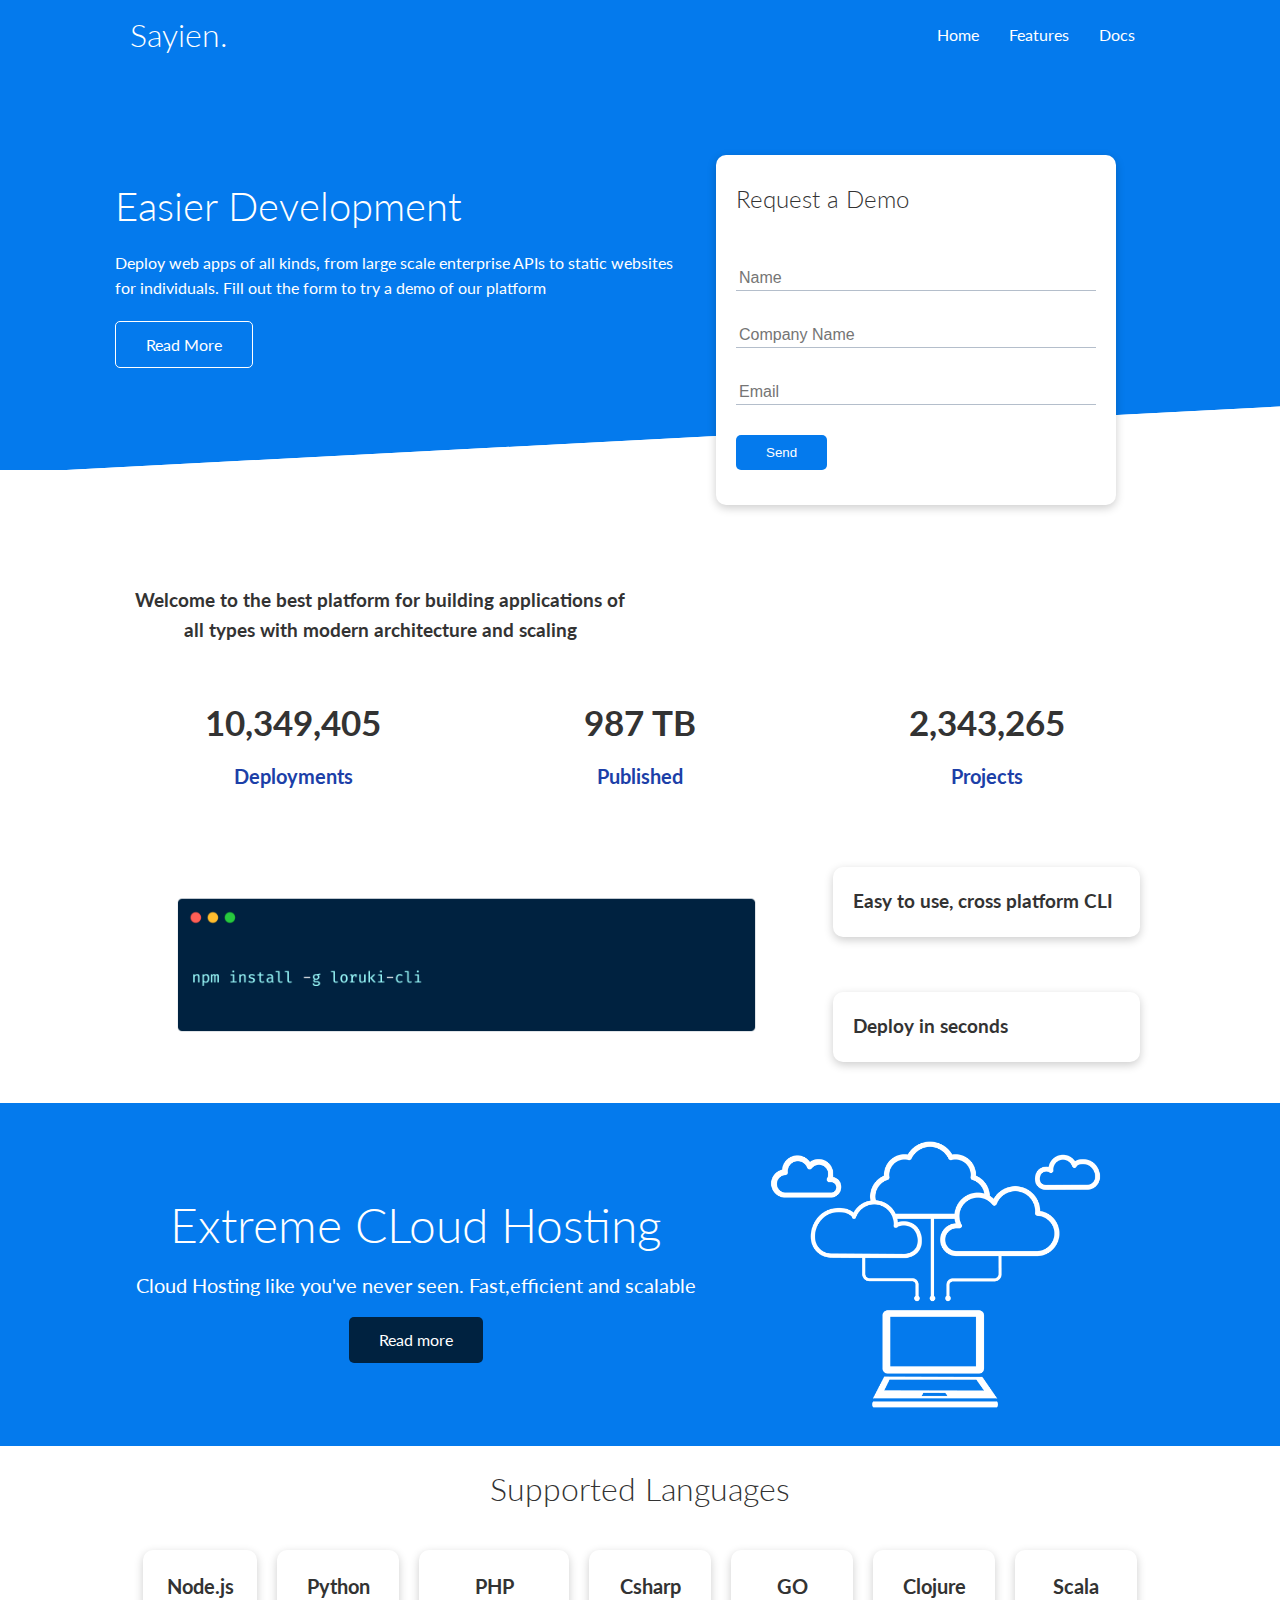
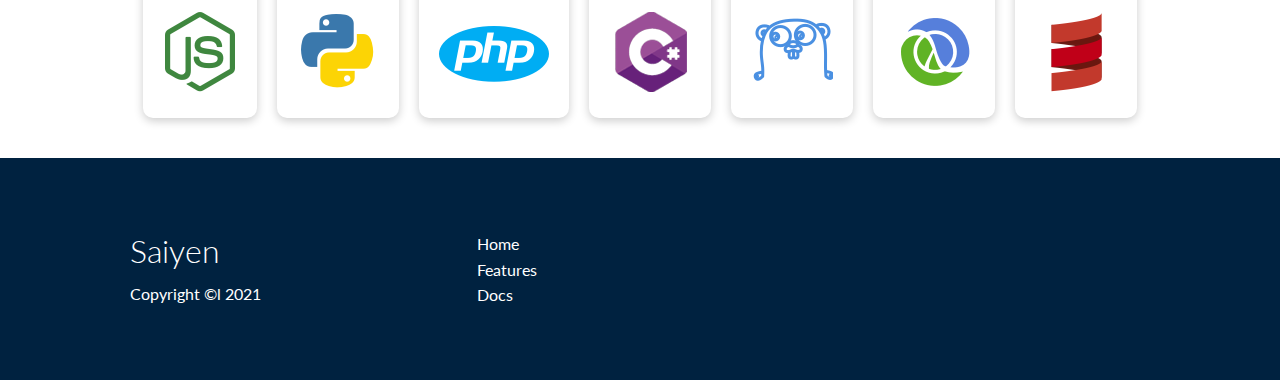
<file: index.html>
﻿<!DOCTYPE html>
<html lang="en">
<head>
    <meta charset="utf-8" />
    <meta name="viewport" content="width=device-width,
          initial-scale = 1.0" />
    <link rel="stylesheet" href="https://cdnjs.cloudflare.com/ajax/libs/font-awesome/5.15.1/css/all.min.css" integrity="sha512-+4zCK9k+qNFUR5X+cKL9EIR+ZOhtIloNl9GIKS57V1MyNsYpYcUrUeQc9vNfzsWfV28IaLL3i96P9sdNyeRssA==" crossorigin="anonymous" />

    <link rel="stylesheet" href="css/style.css" />
    <link rel="stylesheet" href="css/utilities.css" />
    <title>Sayien | Cloud Hosting for Everyone</title>
</head>
<body>
    <!--Navbar-->
    <div  class="navbar">
        <div class="container flex">
            <h1 class="logo">Sayien.</h1>
            <nav>
                <ul>
                    <li><a href="index.html">Home</a></li>
                    <li><a href="features.html">Features</a></li>
                    <li><a href="docs.html">Docs</a></li>

                </ul>
            </nav>
        </div>
    </div>

    <!--Showcase-->
    <section class="showcase">
        <div class="container grid">
            <div class="showcase-text">
                <h1>Easier Development</h1>
                <p>Deploy web apps of all kinds, from large scale enterprise APIs to static websites for individuals. Fill out the form to try a demo of our platform</p>
                <a href="features.html" class="btn btn-outline" >Read More</a>
            </div>

            <div class="showcase-form card">
                <h2>Request a Demo</h2>
                <form name="contact" method="POST" data-netlify="true" netlify-honeypot="bot-field">
                    <input type="hidden" name="form-name" value="contact">
                    <p class="hidden">
                        <label>Don’t fill this out if you’re human: <input name="bot-field" /></label>
                    </p>

                    <div class="form-control">
                        <input type="text" name="name" placeholder="Name" required />
                    </div>
                    <div class="form-control">
                        <input type="text" name="company " placeholder="Company Name" required />
                    </div>
                    <div class="form-control">
                        <input type="text" name="email" placeholder="Email" required />
                    </div>
                    <input type="submit" value="Send" class="btn btn-primary" />
                </form>
            </div>
        </div>
    </section>

    <!--Stats-->
    <section class="stats">
        <div class="container">
            <h3 class="stats-heading text-center my-1">
                Welcome to the best platform for building applications of all types with modern architecture and scaling
            </h3>

            <div class="grid grid-3 text-center my-4">
                <div>
                    <i class="fas fa-server fa-3x"></i>
                    <h3>10,349,405</h3>
                    <p class="text-secondary">Deployments</p>
                </div>
                <div>
                    <i class="fas fa-upload fa-3x"></i>
                    <h3>987 TB</h3>
                    <p class="text-secondary">Published</p>
                </div>
                <div>
                    <i class="fas fa-project-diagram fa-3x"></i>
                    <h3>2,343,265</h3>
                    <p class="text-secondary">Projects</p>
                </div>
            </div>
        </div>
    </section>
    <!--CLI-->
     <section class="cli">
         <div class="container grid">
             <img src="images/cli.png" alt=""/>
             <div class="card">
                 <h3>Easy to use, cross platform CLI</h3>
             </div>
             <div class="card">
                 <h3>Deploy in seconds</h3>
             </div>
         </div>
     </section>

    <!--Cloud-->
    <section class="cloud bg-primary my-2 py-2">
        <div class="container grid">
            <div class="text-center">
                <h2 class="lg">Extreme CLoud Hosting</h2>
                <p class="lead my-1">Cloud Hosting like you've never seen. Fast,efficient and scalable</p>
                <a href="features.html" class="btn btn-dark">Read more</a>
            </div>
            <img src="images/cloud.png" alt=""/>
        </div>
    </section>

    <!--Languages-->
    <section class="languages">
        <h2 class="md text-center my-2">
            Supported Languages
        </h2>
        <div class="container flex">
            <div class="card">
                <h4>Node.js</h4>
                <img src="images/logos/node.png" alt="" />
            </div>
            <div class="card">
                <h4>Python</h4>
                <img src="images/logos/python.png" alt="" />
            </div>
            <div class="card">
                <h4>PHP</h4>
                <img src="images/logos/php.png" alt="" />
            </div>
            <div class="card">
                <h4>Csharp</h4>
                <img src="images/logos/csharp.png" alt="" />
            </div>
            <div class="card">
                <h4>GO</h4>
                <img src="images/logos/go.png" alt="" />
            </div>
            <div class="card">
                <h4>Clojure</h4>
                <img src="images/logos/clojure.png" alt="" />
            </div>
            <div class="card">
                <h4>Scala</h4>
                <img src="images/logos/scala.png" alt="" />
            </div>
        </div>
    </section>

    <!--Footer-->
    <footer class="footer bg-dark py-5">
        <div class="container grid grid-3">
            <div>
                <h1>Saiyen</h1>
                <p>Copyright &copyl 2021</p>
            </div>
            <nav>
                <ul>
                    <li><a href="index.html">Home</a></li>
                    <li><a href="features.html">Features</a></li>
                    <li><a href="docs.html">Docs</a></li>
                </ul>
            </nav>
            <div class="social">
                <a href="https://github.com/pk9881/sayien-website"><i class="fab fa-github fa-2x"></i></a>
                <a href="#"><i class="fab fa-facebook fa-2x"></i></a>
                <a href="#"><i class="fab fa-instagram fa-2x"></i></a>
                <a href="#"><i class="fab fa-twitter fa-2x"></i></a>
            </div>
        </div>
    </footer>
</body>
</html>
</file>
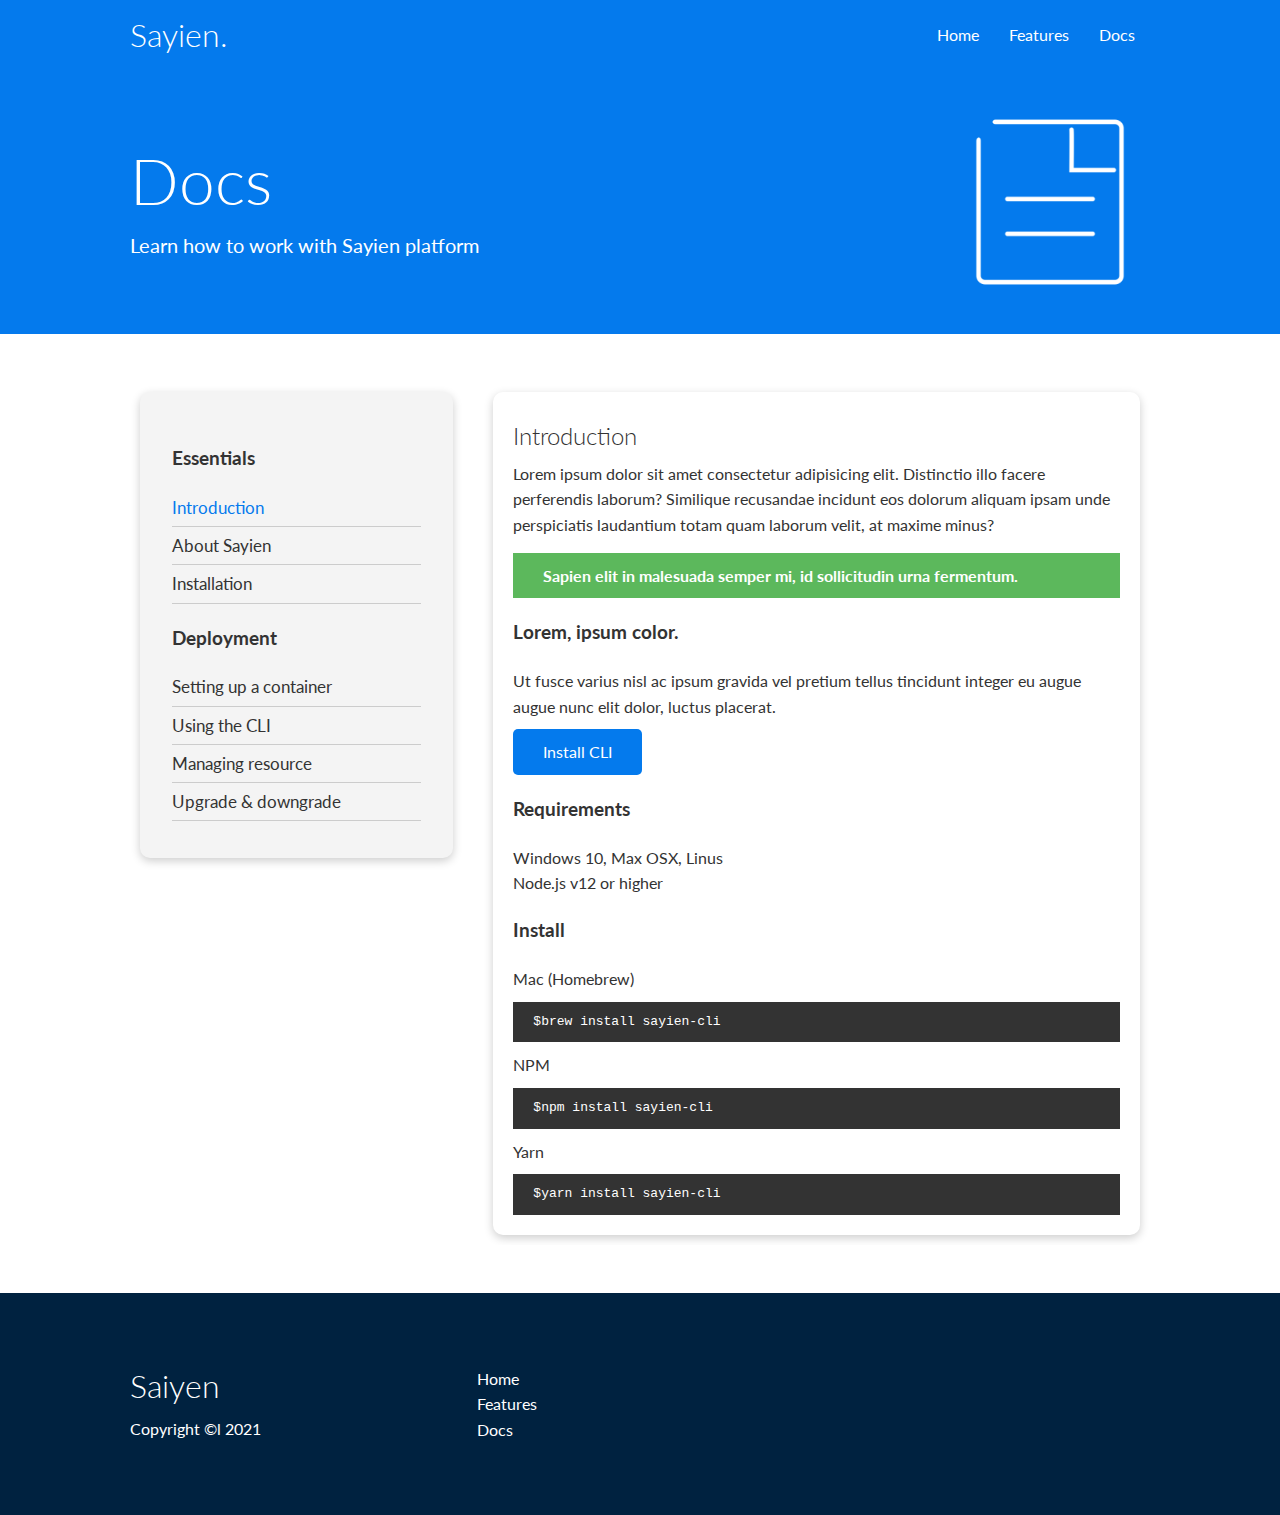
<file: docs.html>
﻿<!DOCTYPE html>
<html lang="en">
<head>
    <meta charset="utf-8" />
    <meta name="viewport" content="width=device-width,
          initial-scale = 1.0" />
    <link rel="stylesheet" href="https://cdnjs.cloudflare.com/ajax/libs/font-awesome/5.15.1/css/all.min.css" integrity="sha512-+4zCK9k+qNFUR5X+cKL9EIR+ZOhtIloNl9GIKS57V1MyNsYpYcUrUeQc9vNfzsWfV28IaLL3i96P9sdNyeRssA==" crossorigin="anonymous" />

    <link rel="stylesheet" href="css/style.css" />
    <link rel="stylesheet" href="css/utilities.css" />
    <title>Sayien | Cloud Hosting for Everyone</title>
</head>
<body>
    <!--Navbar-->
    <div class="navbar">
        <div class="container flex">
            <h1 class="logo">Sayien.</h1>
            <nav>
                <ul>
                    <li><a href="index.html">Home</a></li>
                    <li><a href="features.html">Features</a></li>
                    <li><a href="docs.html">Docs</a></li>

                </ul>
            </nav>
        </div>
    </div>

    <!--Head-->
    <section class="docs-head bg-primary py-3">
        <div class="container grid">
            <div>
                <h1 class="xl">Docs</h1>
                <p class="lead">
                   Learn how to work with Sayien platform
                </p>
            </div>
            <img src="images/docs.png" alt="" />
        </div>

    </section>

    <!--DOcs main-->
    <section class="docs-main my-4">
        <div class="container grid">
            <div class="card bg-light p-3">
                <h3 class="my-2">Essentials</h3>
                <nav>
                    <ul>
                        <li><a class="text-primary" href="#">Introduction</a></li>
                        <li><a href="#">About Sayien</a></li>
                        <li><a href="#">Installation</a></li>
                    </ul>
                </nav>

                <h3 class="my-2">Deployment</h3>
                <nav>
                    <ul>
                        <li><a href="#">Setting up a container </a></li>
                        <li><a href="#">Using the CLI</a></li>
                        <li><a href="#">Managing resource</a></li>
                        <li><a href="#">Upgrade & downgrade</a></
                    </ul>
                </nav>
            </div>

            <div class="card">
                <h2>Introduction</h2>
                <p>Lorem ipsum dolor sit amet consectetur adipisicing elit. Distinctio illo facere perferendis laborum? Similique recusandae incidunt eos dolorum aliquam ipsam unde perspiciatis laudantium totam quam laborum velit, at maxime minus?</p>
                <div class="alert alert-success">
                    <i class="fas fa-info"></i>Sapien elit in malesuada semper mi, id sollicitudin urna fermentum.
                </div>
                <h3>Lorem, ipsum color.</h3>
                <p>Ut fusce varius nisl ac ipsum gravida vel pretium tellus tincidunt integer eu augue augue nunc elit dolor, luctus placerat.</p>
                <a href="#" class="btn btn-primary">Install CLI</a>

                <h3>Requirements</h3>
                <ul>
                    <li>Windows 10, Max OSX, Linus</li>
                    <li>Node.js v12 or higher</li>
                </ul>

                <h3>Install</h3>
                <p>Mac (Homebrew)</p>
                <pre><code>$brew install sayien-cli</code></pre>
                <p>NPM</p>
                <pre><code>$npm install sayien-cli</code></pre>
                <p>Yarn</p>
                <pre><code>$yarn install sayien-cli</code></pre>

            </div>
        </div>
    </section>
    
    <!--Footer-->
    <footer class="footer bg-dark py-5">
        <div class="container grid grid-3">
            <div>
                <h1>Saiyen</h1>
                <p>Copyright &copyl 2021</p>
            </div>
            <nav>
                <ul>
                    <li><a href="index.html">Home</a></li>
                    <li><a href="feature.html">Features</a></li>
                    <li><a href="docs.html">Docs</a></li>
                </ul>
            </nav>
            <div class="social">
                <a href="https://github.com/pk9881/sayien-website"><i class="fab fa-github fa-2x"></i></a>
                <a href="#"><i class="fab fa-facebook fa-2x"></i></a>
                <a href="#"><i class="fab fa-instagram fa-2x"></i></a>
                <a href="#"><i class="fab fa-twitter fa-2x"></i></a>
            </div>
        </div>
    </footer>
</body>
</html>
</file>
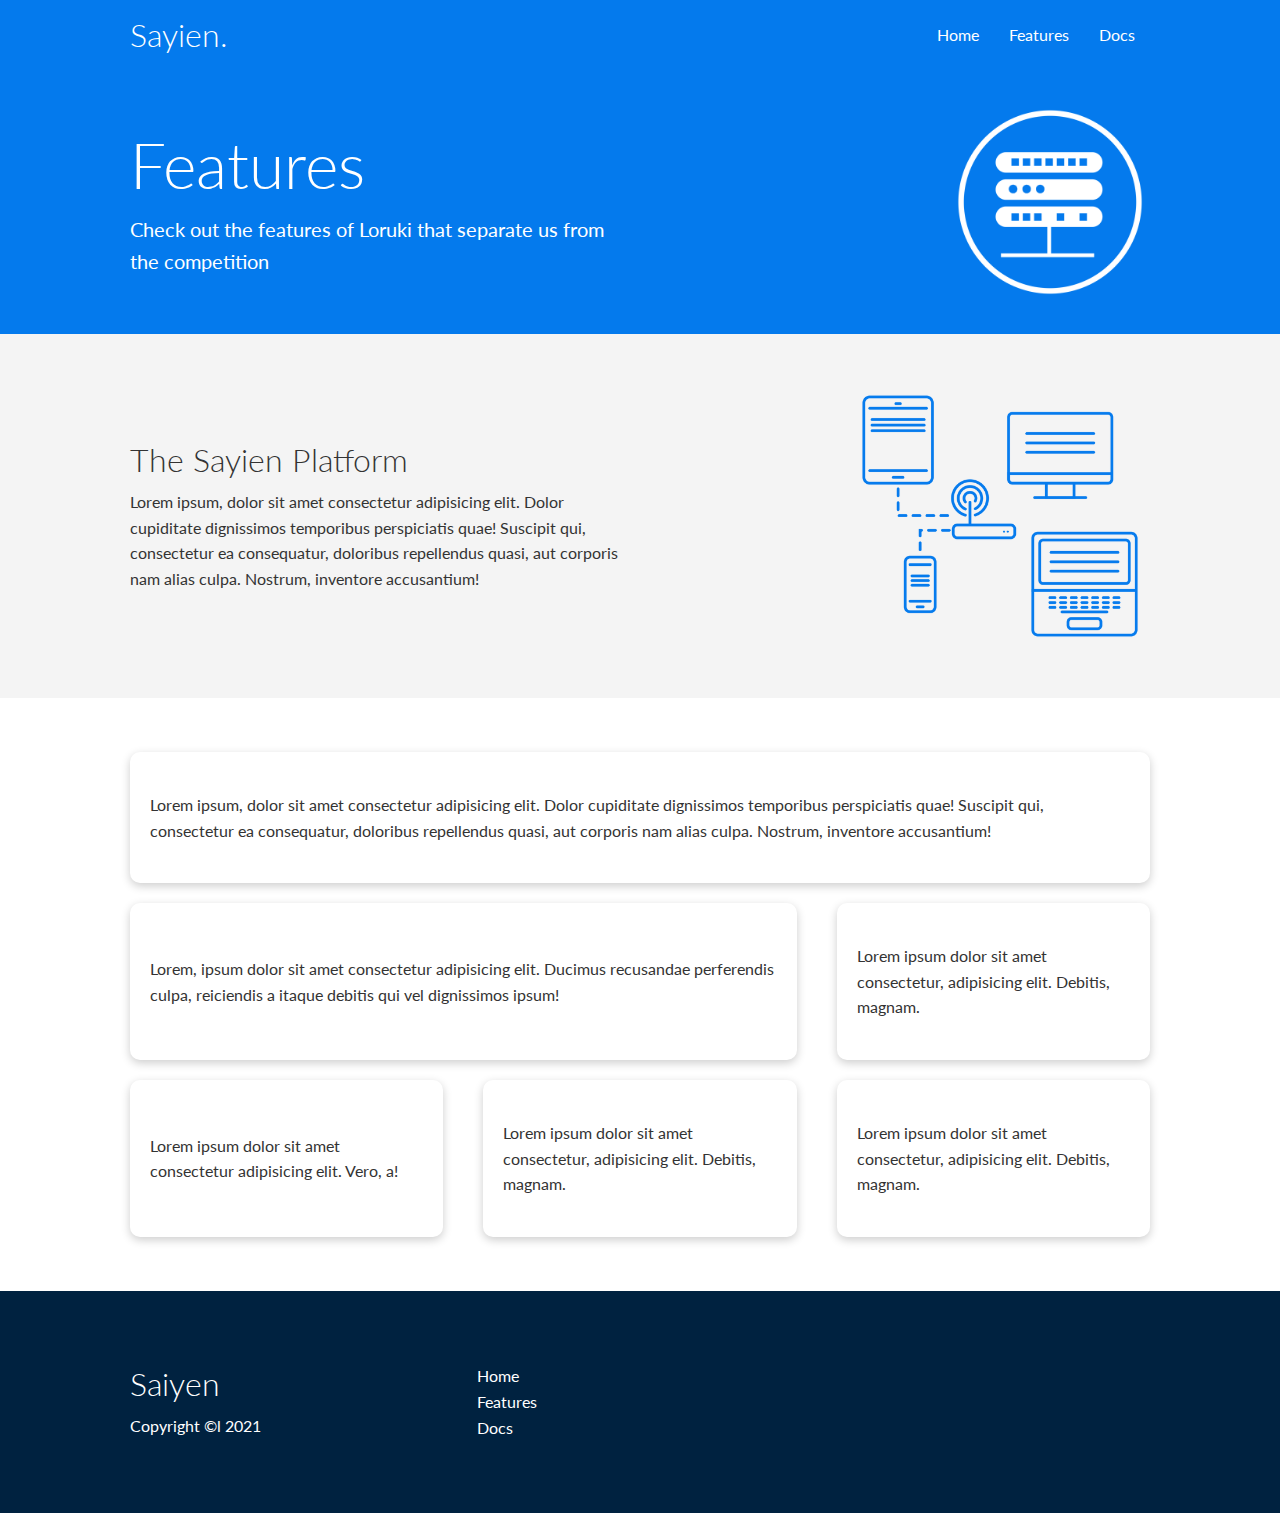
<file: features.html>
﻿<!DOCTYPE html>
<html lang="en">
<head>
    <meta charset="utf-8" />
    <meta name="viewport" content="width=device-width,
          initial-scale = 1.0" />
    <link rel="stylesheet" href="https://cdnjs.cloudflare.com/ajax/libs/font-awesome/5.15.1/css/all.min.css" integrity="sha512-+4zCK9k+qNFUR5X+cKL9EIR+ZOhtIloNl9GIKS57V1MyNsYpYcUrUeQc9vNfzsWfV28IaLL3i96P9sdNyeRssA==" crossorigin="anonymous" />

    <link rel="stylesheet" href="css/style.css" />
    <link rel="stylesheet" href="css/utilities.css" />
    <title>Sayien | Cloud Hosting for Everyone</title>
</head>
<body>
    <!--Navbar-->
    <div class="navbar">
        <div class="container flex">
            <h1 class="logo">Sayien.</h1>
            <nav>
                <ul>
                    <li><a href="index.html">Home</a></li>
                    <li><a href="features.html">Features</a></li>
                    <li><a href="docs.html">Docs</a></li>

                </ul>
            </nav>
        </div>
    </div>

    <!--Head-->
    <section class="features-head bg-primary py-3">
        <div class="container grid">
            <div>
                <h1 class="xl">Features</h1>
                <p class="lead">
                    Check out the features of Loruki that           separate us from the competition
                </p>
            </div>
            <img src="images/server.png" alt="" />
        </div>

    </section>
    <!--Sub Head-->
    <section class="features-sub-head bg-light py-3">
        <div class="container grid">
            <div>
                <h1 class="md">The Sayien Platform</h1>
                <p>
                    Lorem ipsum, dolor sit amet consectetur adipisicing elit. Dolor cupiditate dignissimos temporibus perspiciatis quae! Suscipit qui, consectetur ea consequatur, doloribus repellendus quasi, aut corporis nam alias culpa. Nostrum, inventore accusantium!

                </p>
            </div>
            <img src="images/server2.png" alt="" />
        </div>
    </section>

    <section class="features-main my-2">
        <div class="container grid grid-3">
            <div class="card flex">
                <i class="fas fa-server fa-3x"></i>
                <p>Lorem ipsum, dolor sit amet consectetur  adipisicing elit. Dolor cupiditate dignissimos temporibus perspiciatis quae! Suscipit qui, consectetur ea consequatur, doloribus repellendus quasi, aut corporis nam alias culpa. Nostrum, inventore accusantium!</p>
            </div>
            <div class="card flex">
                <i class="fas fa-network-wired fa-3x"></i>
                <p>
                    Lorem, ipsum dolor sit amet consectetur adipisicing elit. Ducimus
                    recusandae perferendis culpa, reiciendis a itaque debitis qui vel
                    dignissimos ipsum!
                </p>
            </div>
            <div class="card flex">
                <i class="fas fa-laptop-code fa-3x"></i>
                <p>
                    Lorem ipsum dolor sit amet consectetur, adipisicing elit. Debitis,
                    magnam.
                </p>
            </div>
            <div class="card flex">
                <i class="fas fa-database fa-3x"></i>
                <p>
                    Lorem ipsum dolor sit amet consectetur adipisicing elit. Vero, a!
                </p>
            </div>
            <div class="card flex">
                <i class="fas fa-power-off fa-3x"></i>
                <p>
                    Lorem ipsum dolor sit amet consectetur, adipisicing elit. Debitis,
                    magnam.
                </p>
            </div>
            <div class="card flex">
                <i class="fas fa-upload fa-3x"></i>
                <p>
                    Lorem ipsum dolor sit amet consectetur, adipisicing elit. Debitis,
                    magnam.
                </p>
            </div>
        </div>
    </section> 

    <!--Footer-->
    <footer class="footer bg-dark py-5">
        <div class="container grid grid-3">
            <div>
                <h1>Saiyen</h1>
                <p>Copyright &copyl 2021</p>
            </div>
            <nav>
                <ul>
                    <li><a href="index.html">Home</a></li>
                    <li><a href="feature.html">Features</a></li>
                    <li><a href="docs.html">Docs</a></li>
                </ul>
            </nav>
            <div class="social">
                <a href="https://github.com/pk9881/sayien-website"><i class="fab fa-github fa-2x"></i></a>
                <a href="#"><i class="fab fa-facebook fa-2x"></i></a>
                <a href="#"><i class="fab fa-instagram fa-2x"></i></a>
                <a href="#"><i class="fab fa-twitter fa-2x"></i></a>
            </div>
        </div>
    </footer>
</body>
</html>
</file>
<file: css/style.css>
@import url('https://fonts.googleapis.com/css2?family=Lato:wght@300&display=swap');

:root {
    --primary-color: #047aed;
    --secondary-color: #1c3fa8;
    --dark-color: #002240;
    --light-color: #f4f4f4;
    --success-color:#5cb85c;
    --error-color:#d9534f;
}

* {
    box-sizing: border-box;
    padding: 0;
    margin: 0;
}

body {
    font-family: 'Lato', sans-serif;
    color: #333;
    line-height: 1.6;
}

ul {
    list-style-type: none;
}

a {
    text-decoration: none;
    color: #333;
}

h1, h2 {
    font-weight: 300;
    line-height: 1.2;
    margin: 10px 0;
}

p {
    margin: 10px 0;
}

img {
    width: 100%
}

code, pre{
    background-color:#333;
    color:#fff;
    padding:10px;
}

.hidden{
    visibility:hidden;
    height:0;
}
/* Navbar style*/
.navbar {
    background-color: var(--primary-color);
    color: #fff;
    height: 70px;
}

    .navbar ul {
        display: flex;
    }

    .navbar a {
        color: #fff;
        padding: 10px;
        margin: 0 5px;
    }

    .navbar .flex {
        justify-content: space-between;
    }

    .navbar a:hover {
        border-bottom: 2px #fff solid;
    }

/*Showcase*/
.showcase {
    height: 400px;
    background-color: var(--primary-color);
    color: #fff;
    position: relative;
}

    .showcase h1 {
        font-size: 40px;
    }

    .showcase p {
        margin: 20px 0;
    }

    .showcase .grid {
        overflow: visible;
        grid-template-columns: 55% 45%;
        grid-gap: 30px;
    }
.showcase-text{
    animation:slidInFromLeft 1s ease-in;
}
.showcase-form {
    position: relative;
    top: 60px;
    height: 350px;
    width: 400px;
    padding: 40px;
    z-index: 100;
    animation: slidInFromRight 1s ease-in;
}

    .showcase-form .form-control {
        margin: 30px 0;
    }

    .showcase-form input[type='text'],
    .showcase-form input[type='text'] {
        border: 0;
        border-bottom: 1px solid #b4becb;
        width: 100%;
        padding: 3px;
        font-size: 16px;
    }

    .showcase-form input:focus {
        outline: none;
    }

.showcase::before,
.showcase::after {
    content: '';
    position: absolute;
    height: 100px;
    bottom: -70px;
    right: 0;
    left: 0;
    background: #fff;
    transform: skewY(-3deg);
    -webkit-transform: skewY(-3deg);
    -moz-transform: skewY(-3deg);
    -ms-transform: skewY(-3deg);
}


/*Stats*/

.stats {
    padding-top: 100px;
    animation: slidInFromBottom 1s ease-in;
}

.stats-heading {
    max-width: 500px;
    margin: auto;
}

.stats .grid h3 {
    font-size: 35px;
}

.stats .grid p {
    font-size: 20px;
    font-weight: bold;
}

/*CLI*/

.cli .grid {
    grid-template-columns: repeat(3,1fr);
    grid-template-rows: repeat(2,1fr);
}

    .cli .grid > *:first-child {
        grid-column: 1 / span 2;
        grid-row: 1 / span 2;
    }

/*Cloud*/
.cloud .grid {
    grid-template-columns: 4fr 3fr;
}

/*Languages*/

.languages .flex {
    flex-wrap: wrap;
}

.languages .card {
    text-align: center;
    margin: 18px 10px 40px;
    transition: transform 0.2s ease-in;
}

    .languages .card h4 {
        font-size: 20px;
        margin-bottom: 10px;
    }

    .languages .card:hover {
        transform: translateY(-15px);
    }

/*Features*/
.features-head img, 
.docs-head img {
    width: 200px;
    justify-self: flex-end;
}
.features-sub-head img{
    width:300px;
    justify-self:flex-end;
}

.feature-main .card > i{
    margin-right:20px;
}

.features-main .grid{
    padding:30px;
}

.features-main .grid > *:first-child {
    grid-column:1 / span 3;
}

.features-main .grid > *:nth-child(2) {
    grid-column: 1 / span 2;
}

/*Docs*/

.docs-main h3{
    margin:20px 0;
}

.docs-main .grid{
    grid-template-columns:1fr 2fr;
    align-items:flex-start;
}

.docs-main nav li{
    font-size:17px;
    padding-bottom:5px;
    margin-bottom:5px;
    border-bottom:1px #ccc solid;
}

.docs-main a:hover{
    font-weight:bold;
}
/*Footer*/
.foorter .social a {
    margin: 0 10px;
}

/*Animation*/

@keyframes slidInFromLeft{
    0%{
        transform:translateX(-100%);
    }

    100%{
        transform:translateX(0);
    }
}

@keyframes slidInFromRight {
    0% {
        transform: translateX(100%);
    }

    100% {
        transform: translateX(0);
    }
}

@keyframes slidInFromTop {
    0% {
        transform: translateY(-100%);
    }

    100% {
        transform: translateX(0);
    }
}

@keyframes slidInFromBottom {
    0% {
        transform: translateY(100%);
    }

    100% {
        transform: translateX(0);
    }
}
/*Tablets and under*/
@media(max-width:768px){
    .grid,
    .showcase .grid,
    .stats .grid,
    .cli .grid,
    .cloud .grid,
    .features-main .grid,
    .docs-main .grid{
        grid-template-columns:1fr;
        grid-template-rows:1fr;
    }

    .showcase{
        height:auto;
    }

    .showcase-text {
        text-align: center;
        margin-top: 40px;
        animation: slidInFromTop 1s ease-in;
    }

    .showcase-form {
        justify-self: center;
        margin: auto;
        animation: slidInFromBottom 1s ease-in;
    }
    .cli .grid > *:first-child {
        grid-column: 1 ;
        grid-row: 1 ;
    }

    .features-head,
    .features-sub-head,
    .docs-head{
        text-align:center;
    }

    .features-head img,
    .features-sub-head img,
    .docs-head img{
        justify-self:center;
    }

    .features-main .grid >*:first-child,
    .features-main .grid >*:nth-child(2){
        grid-column:1;
    }
}
/*Mobile*/
@media(max-width:500px) {
    .navbar{
        height:110px;
    }

    .navbar .flex{
        flex-direction:column;
    }

    .navbar ul{
        padding:10px;
        background-color:rgba(0,0,0,0.1);
    }
}
</file>
<file: css/utilities.css>
.container {
    max-width: 1100px;
    margin: 0 auto;
    overflow: auto;
    padding: 0 40px;
}

.card {
    background-color: #fff;
    color: #333;
    border-radius: 10px;
    box-shadow: 0 3px 10px rgba(0,0,0,0.2);
    padding: 20px;
    margin: 10px;
}

.btn {
    display: inline-block;
    padding: 10px 30px;
    cursor: pointer;
    background: var(--primary-color);
    color: #fff;
    border: none;
    border-radius: 5px;
}

.btn-outline {
    background-color: transparent;
    border: 1px #fff solid;
}

.btn:hover {
    transform: scale(0.98);
}

/*Background & colored buttons*/

.bg-primary,
 .btn-primary{
    background-color:var(--primary-color);
    color:#fff;
}

.bg-secondary,
.btn-secondary {
    background-color: var(--secondary-color);
    color: #fff;
}
.bg-dark,
.btn-dark {
    background-color: var(--dark-color);
    color: #fff;
}
.bg-light,
.btn-light {
    background-color: var(--light-color);
    color: #333;
}
.bg-primary a,
.btn-primary a,
.bg-secondary a,
.btn-secondary a,
.bg-dark a,
.btn-dark a{
    color:#fff;
}

/*Text Colors*/
.text-primary{
    color: var(--primary-color);
}

.text-secondary{
    color: var(--secondary-color);
}

.text-dark {
    color: var(--dark-color);
}

.text-light{
    color: var(--light-color);
}
/*Text*/
.lead {
    font-size: 20px;
}

.sm{
    font-size:1rem;
}
.md{
    font-size:2rem;
}
.lg{
    font-size:3rem;
}
.xl{
    font-size:4rem;
}
.text-center{
    text-align:center;
}

/*Alert*/
.alert{
    background-color:var(--light-color);
    padding:10px 20px;
    font-weight:bold;
    margin:15px 0;
}

.alert i{
    margin-right:10px;
}

.alert-success{
    background-color:var(--success-color);
    color:#fff;
}

.alert-error{
    background-color:var(--error-color);
    color:#fff;
}
/*Flex and grid*/
.flex {
    display: flex;
    justify-content: center;
    align-items: center;
    height: 100%;
}

.grid {
    display: grid;
    grid-template-columns: repeat(2, 1fr);
    grid-gap: 20px;
    justify-content: center;
    align-items: center;
    height: 100%;
}

.grid-3 {
    grid-template-columns: repeat(3,1fr);
}

/*Margins*/
.my-1{
    margin:1rem 0;
}

.my-2 {
    margin: 1.5rem 0;
}

.my-3 {
    margin: 2rem 0;
}

.my-4 {
    margin: 3rem 0;
}

.my-5 {
    margin: 4rem 0;
}

.m-1 {
    margin: 1rem;
}

.m-2 {
    margin: 1.5rem;
}

.m-3 {
    margin: 2rem;
}

.m-4 {
    margin: 3rem;
}

.m-5 {
    margin: 4rem;
}

/*Margins*/
.my-1{
    margin:1rem 0;
}

.my-2 {
    margin: 1.5rem 0;
}

.my-3 {
    margin: 2rem 0;
}

.my-4 {
    margin: 3rem 0;
}

.my-5 {
    margin: 4rem 0;
}

.m-1 {
    margin: 1rem;
}

.m-2 {
    margin: 1.5rem;
}

.m-3 {
    margin: 2rem;
}

.m-4 {
    margin: 3rem;
}

.m-5 {
    margin: 4rem;
}

/*Padding*/

.py-1 {
    padding: 1rem 0;
}

.py-2 {
    padding: 1.5rem 0;
}

.py-3 {
    padding: 2rem 0;
}

.py-4 {
    padding: 3rem 0;
}

.py-5 {
    padding: 4rem 0;
}

.p-1 {
    padding: 1rem;
}

.p-2 {
    padding: 1.5rem;
}

.p-3 {
    padding: 2rem;
}

.p-4 {
    padding: 3rem;
}

.p-5 {
    padding: 4rem;
}
</file>
